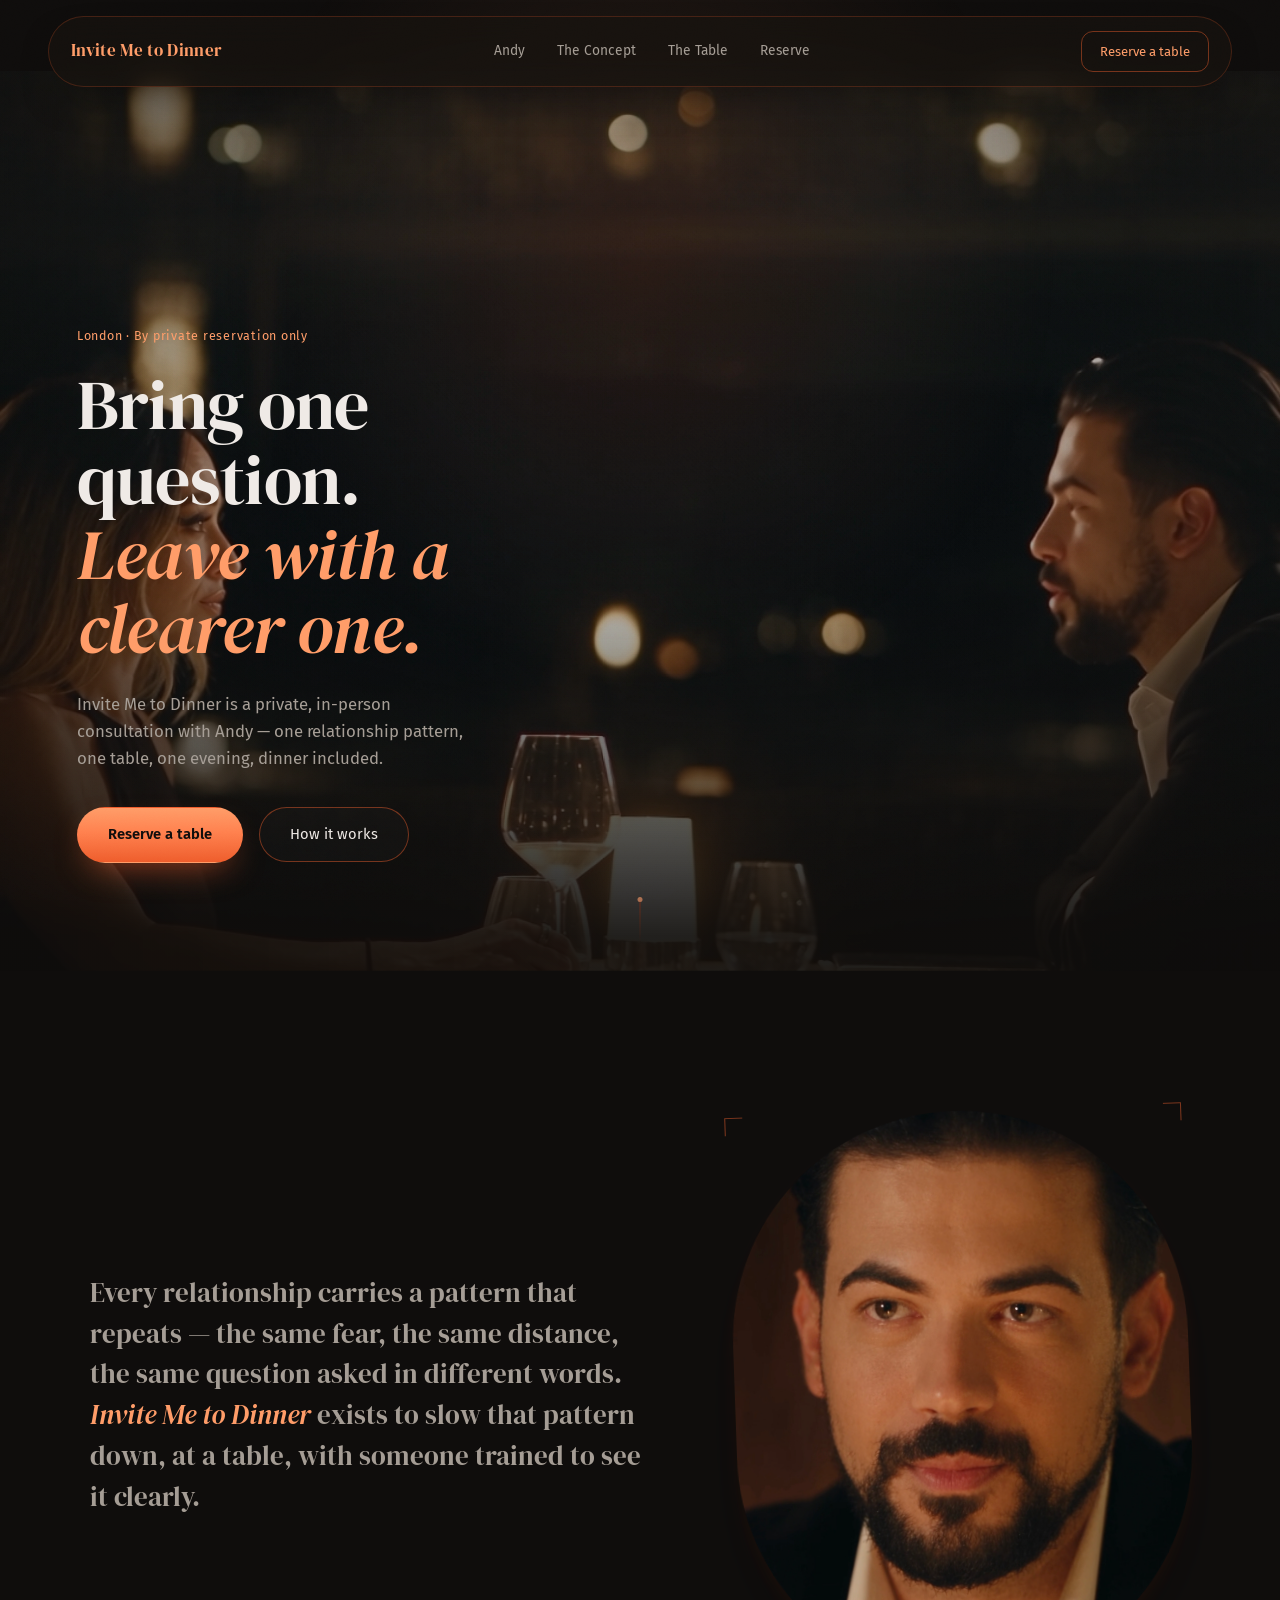
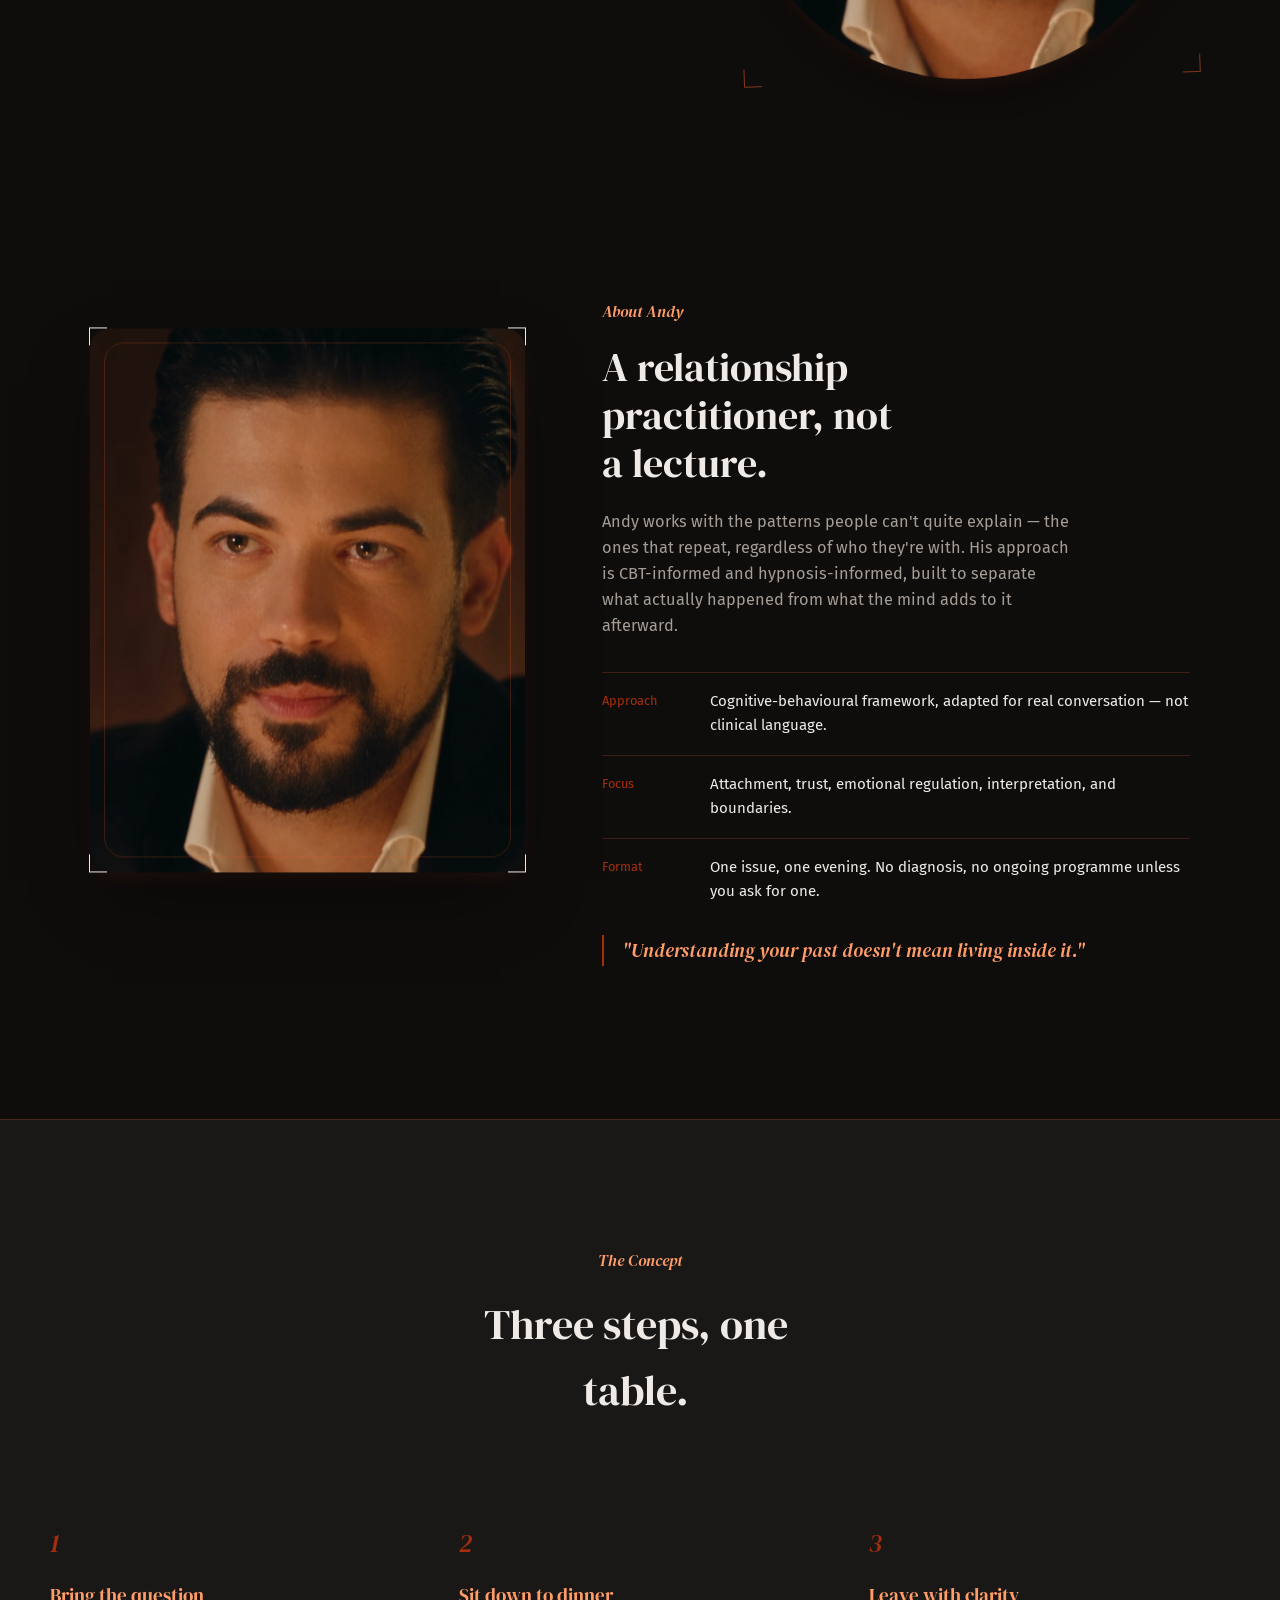
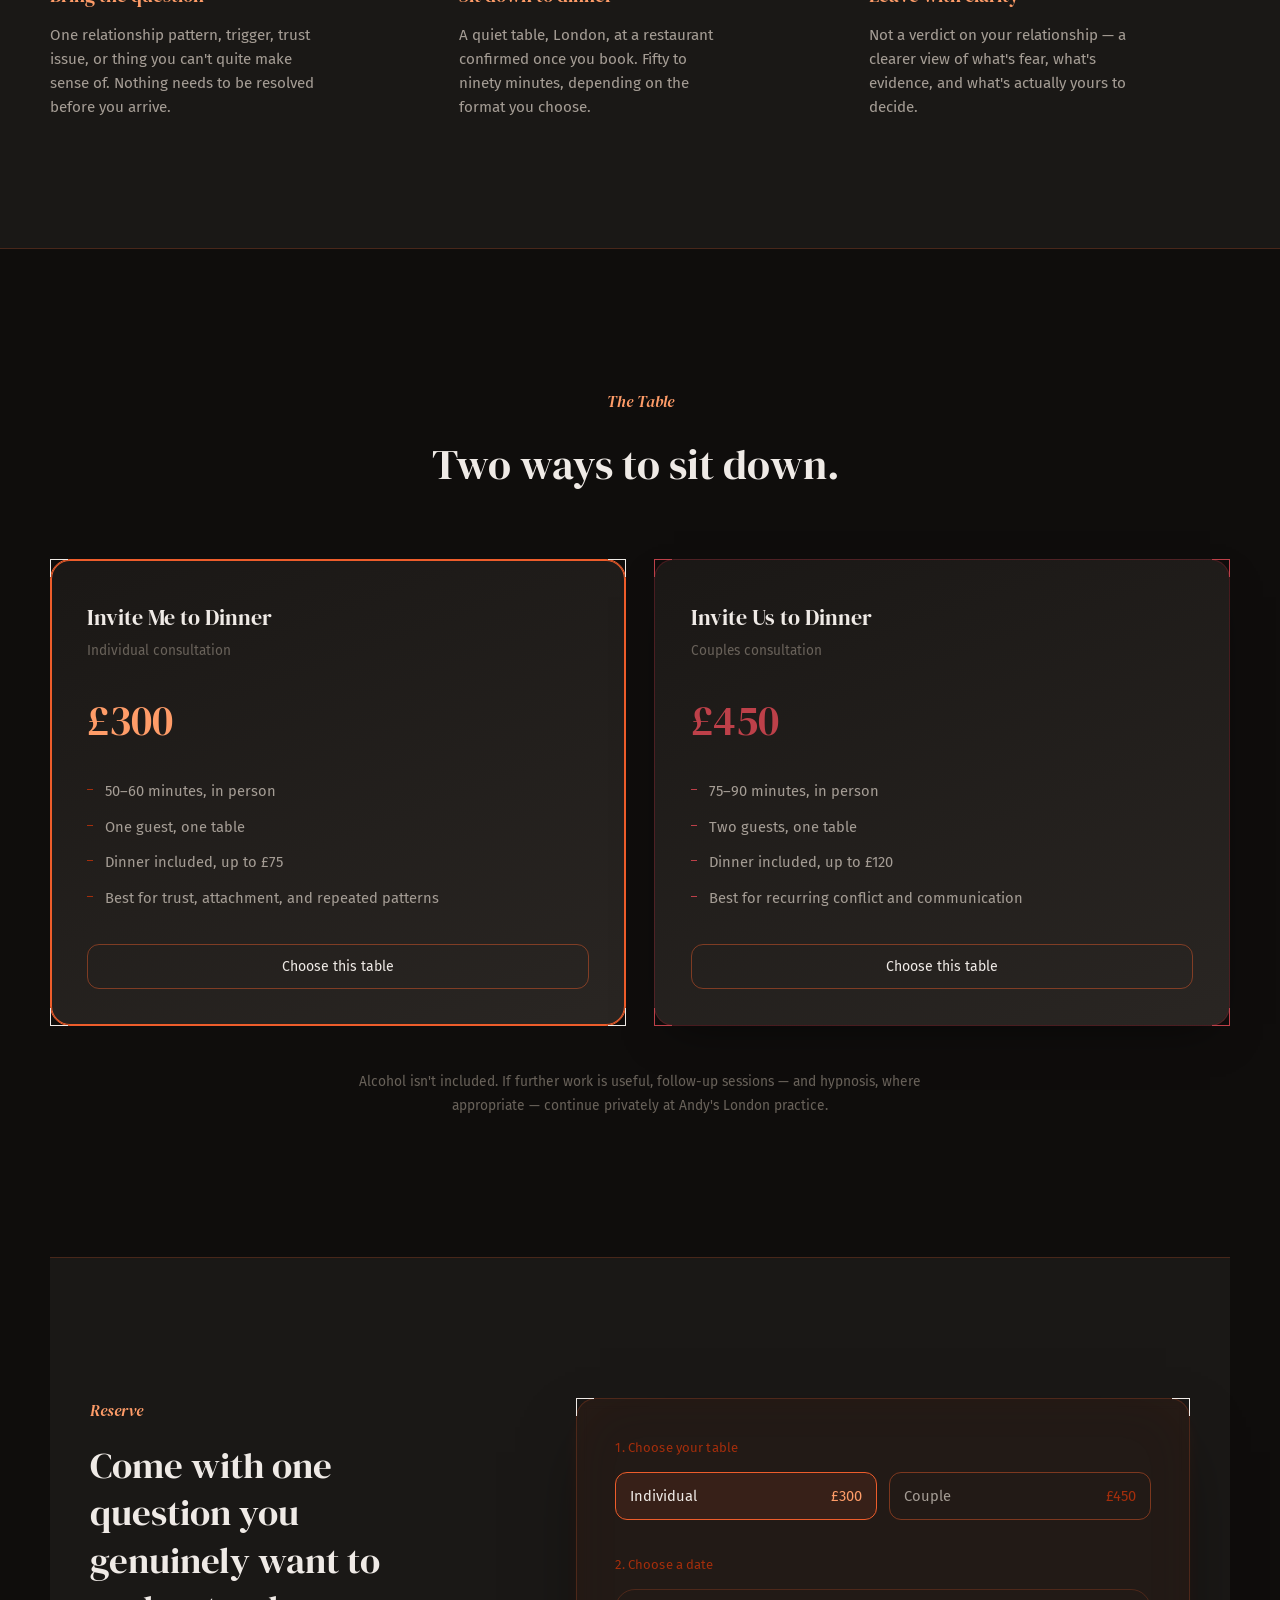
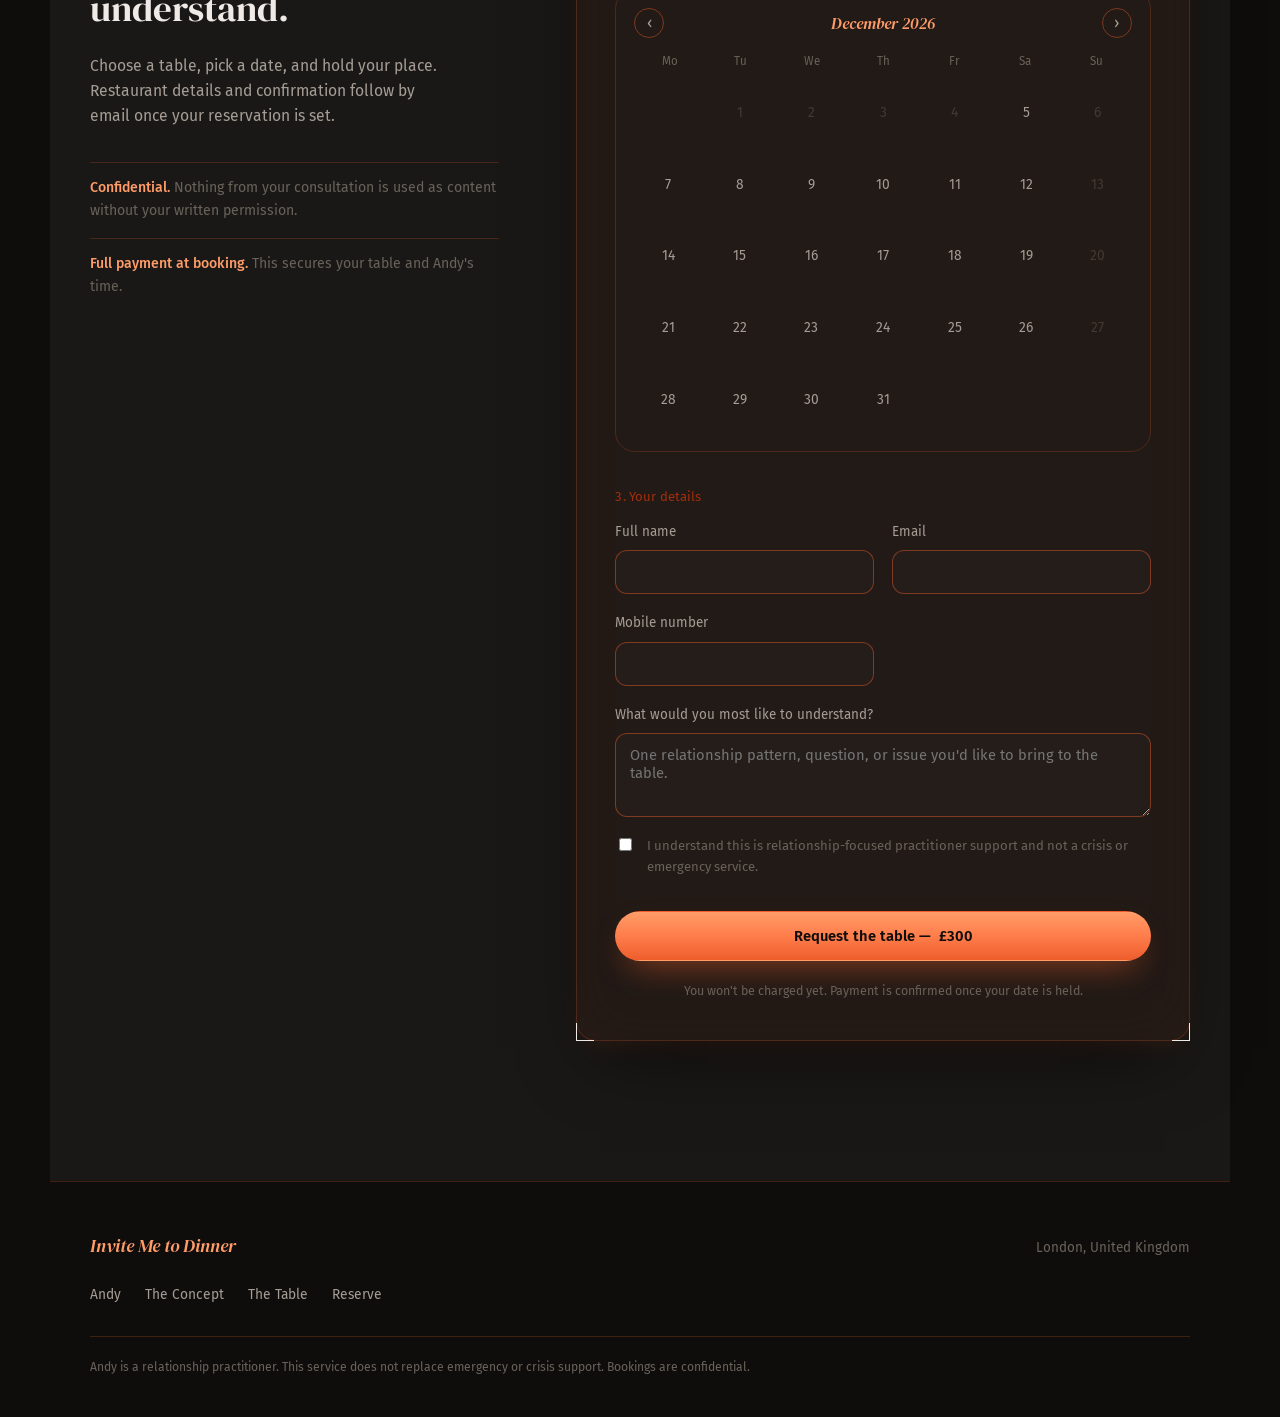
<file: index.html>
<!doctype html>
<html lang="en">
<head>
<meta charset="UTF-8" />
<meta name="viewport" content="width=device-width, initial-scale=1.0" />
<title>Invite Me to Dinner — A Private Consultation with Andy</title>
<meta name="description" content="A private relationship consultation, held over dinner. In person, in London." />
<link rel="preconnect" href="https://fonts.googleapis.com">
<link rel="preconnect" href="https://fonts.gstatic.com" crossorigin>
<link href="https://fonts.googleapis.com/css2?family=DM+Serif+Display:ital@0;1&family=Fira+Sans:wght@300;400;500&display=swap" rel="stylesheet">
<link rel="stylesheet" href="styles.css?v=3" />
</head>
<body>

<div class="grain"></div>
<div class="spotlight" id="spotlight" aria-hidden="true"></div>
<canvas class="ember-canvas" data-ember aria-hidden="true"></canvas>
<div class="motes" aria-hidden="true">
  <span></span><span></span><span></span><span></span><span></span><span></span>
</div>

<header class="nav">
  <a class="nav__mark" href="#top">Invite Me to Dinner</a>
  <nav class="nav__links">
    <a href="#andy">Andy</a>
    <a href="#concept">The Concept</a>
    <a href="#offerings">The Table</a>
    <a href="#book">Reserve</a>
  </nav>
  <a class="nav__cta" href="#book">Reserve a table</a>
</header>

<main id="top">

  <!-- HERO — full-bleed photo with scroll parallax -->
  <section class="hero" id="hero">
    <div class="hero__media" id="heroMedia">
      <img src="images/hero-dinner.jpg" alt="Andy and a guest across a candlelit dinner table at night" />
    </div>
    <div class="hero__vignette"></div>
    <div class="hero__content">
      <p class="hero__kicker">London · By private reservation only</p>
      <h1 class="hero__title">
        Bring one question.<br>
        <em>Leave with a clearer one.</em>
      </h1>
      <p class="hero__sub">
        Invite Me to Dinner is a private, in-person consultation with Andy —
        one relationship pattern, one table, one evening, dinner included.
      </p>
      <div class="hero__actions">
        <a href="#book" class="btn btn--gold">Reserve a table</a>
        <a href="#concept" class="btn btn--ghost">How it works</a>
      </div>
    </div>
    <div class="hero__scroll" aria-hidden="true"><span></span></div>
  </section>

  <!-- INTRO STRIP -->
  <section class="intro">
    <div class="intro__text">
      <p>
        Every relationship carries a pattern that repeats — the same fear, the same distance,
        the same question asked in different words. <span class="intro__accent">Invite Me to Dinner</span>
        exists to slow that pattern down, at a table, with someone trained to see it clearly.
      </p>
    </div>
    <div class="intro__photo" id="introPhoto">
      <img src="images/andy-portrait.jpg" alt="Andy, portrait" />
      <span class="corner corner--tl"></span><span class="corner corner--tr"></span>
      <span class="corner corner--bl"></span><span class="corner corner--br"></span>
    </div>
  </section>

  <!-- ABOUT ANDY -->
  <section class="andy" id="andy">
    <div class="andy__portrait" id="andyPortrait">
      <img src="images/andy-portrait.jpg" alt="Portrait of Andy" />
      <div class="andy__portrait-frame"></div>
      <span class="corner corner--tl"></span><span class="corner corner--tr"></span>
      <span class="corner corner--bl"></span><span class="corner corner--br"></span>
    </div>
    <div class="andy__content" data-reveal>
      <p class="eyebrow">About Andy</p>
      <h2 data-reveal-words>A relationship practitioner, not a lecture.</h2>
      <p class="andy__lede">
        Andy works with the patterns people can't quite explain — the ones that repeat,
        regardless of who they're with. His approach is CBT-informed and
        hypnosis-informed, built to separate what actually happened from what
        the mind adds to it afterward.
      </p>
      <ul class="andy__points">
        <li>
          <span class="andy__points-label">Approach</span>
          <span>Cognitive-behavioural framework, adapted for real conversation — not clinical language.</span>
        </li>
        <li>
          <span class="andy__points-label">Focus</span>
          <span>Attachment, trust, emotional regulation, interpretation, and boundaries.</span>
        </li>
        <li>
          <span class="andy__points-label">Format</span>
          <span>One issue, one evening. No diagnosis, no ongoing programme unless you ask for one.</span>
        </li>
      </ul>
      <p class="andy__quote">"Understanding your past doesn't mean living inside it."</p>
    </div>
  </section>

  <!-- CONCEPT -->
  <section class="concept" id="concept">
    <p class="eyebrow eyebrow--center" data-reveal>The Concept</p>
    <h2 class="concept__title" data-reveal-words>Three steps, one table.</h2>

    <div class="concept__steps">
      <div class="step" data-reveal data-reveal-delay="0">
        <span class="step__num">1</span>
        <h3>Bring the question</h3>
        <p>One relationship pattern, trigger, trust issue, or thing you can't quite make sense of. Nothing needs to be resolved before you arrive.</p>
      </div>
      <div class="step" data-reveal data-reveal-delay="0.12">
        <span class="step__num">2</span>
        <h3>Sit down to dinner</h3>
        <p>A quiet table, London, at a restaurant confirmed once you book. Fifty to ninety minutes, depending on the format you choose.</p>
      </div>
      <div class="step" data-reveal data-reveal-delay="0.24">
        <span class="step__num">3</span>
        <h3>Leave with clarity</h3>
        <p>Not a verdict on your relationship — a clearer view of what's fear, what's evidence, and what's actually yours to decide.</p>
      </div>
    </div>
  </section>

  <!-- OFFERINGS -->
  <section class="offerings" id="offerings">
    <p class="eyebrow eyebrow--center" data-reveal>The Table</p>
    <h2 class="offerings__title" data-reveal-words>Two ways to sit down.</h2>

    <div class="offer-grid">
      <article class="offer offer--individual" data-offer="individual" data-reveal>
        <span class="corner corner--tl"></span><span class="corner corner--tr"></span>
        <span class="corner corner--bl"></span><span class="corner corner--br"></span>
        <div class="offer__head">
          <h3>Invite Me to Dinner</h3>
          <p class="offer__sub">Individual consultation</p>
        </div>
        <p class="offer__price">£300</p>
        <ul class="offer__list">
          <li>50–60 minutes, in person</li>
          <li>One guest, one table</li>
          <li>Dinner included, up to £75</li>
          <li>Best for trust, attachment, and repeated patterns</li>
        </ul>
        <button class="offer__btn" data-select="individual">Choose this table</button>
      </article>

      <article class="offer offer--couple" data-offer="couple" data-reveal data-reveal-delay="0.12">
        <span class="corner corner--tl"></span><span class="corner corner--tr"></span>
        <span class="corner corner--bl"></span><span class="corner corner--br"></span>
        <div class="offer__head">
          <h3>Invite Us to Dinner</h3>
          <p class="offer__sub">Couples consultation</p>
        </div>
        <p class="offer__price">£450</p>
        <ul class="offer__list">
          <li>75–90 minutes, in person</li>
          <li>Two guests, one table</li>
          <li>Dinner included, up to £120</li>
          <li>Best for recurring conflict and communication</li>
        </ul>
        <button class="offer__btn" data-select="couple">Choose this table</button>
      </article>
    </div>

    <p class="offer__note">
      Alcohol isn't included. If further work is useful, follow-up sessions —
      and hypnosis, where appropriate — continue privately at Andy's London practice.
    </p>
  </section>

  <!-- BOOKING -->
  <section class="book" id="book">
    <div class="book__intro" data-reveal>
      <p class="eyebrow">Reserve</p>
      <h2>Come with one question you genuinely want to understand.</h2>
      <p class="book__sub">
        Choose a table, pick a date, and hold your place. Restaurant details and
        confirmation follow by email once your reservation is set.
      </p>
      <div class="book__policy">
        <p><strong>Confidential.</strong> Nothing from your consultation is used as content without your written permission.</p>
        <p><strong>Full payment at booking.</strong> This secures your table and Andy's time.</p>
      </div>
    </div>

    <form class="book__panel" id="bookingForm" novalidate>
      <span class="corner corner--tl"></span><span class="corner corner--tr"></span>
      <span class="corner corner--bl"></span><span class="corner corner--br"></span>

      <div class="panel-row">
        <p class="panel-label">1. Choose your table</p>
        <div class="pill-select" role="radiogroup" aria-label="Choose consultation type">
          <button type="button" class="pill" data-value="individual" aria-pressed="true">
            Individual <span>£300</span>
          </button>
          <button type="button" class="pill" data-value="couple" aria-pressed="false">
            Couple <span>£450</span>
          </button>
        </div>
      </div>

      <div class="panel-row">
        <p class="panel-label">2. Choose a date</p>
        <div class="calendar" id="calendar">
          <div class="calendar__header">
            <button type="button" class="calendar__nav" id="prevMonth" aria-label="Previous month">‹</button>
            <span class="calendar__month" id="calendarMonth"></span>
            <button type="button" class="calendar__nav" id="nextMonth" aria-label="Next month">›</button>
          </div>
          <div class="calendar__weekdays">
            <span>Mo</span><span>Tu</span><span>We</span><span>Th</span><span>Fr</span><span>Sa</span><span>Su</span>
          </div>
          <div class="calendar__grid" id="calendarGrid"></div>
        </div>

        <div class="time-select" id="timeSelect" hidden>
          <p class="panel-label panel-label--sm">Evening arrival time</p>
          <div class="time-pills" id="timePills"></div>
        </div>
      </div>

      <div class="panel-row">
        <p class="panel-label">3. Your details</p>
        <div class="field-grid">
          <label class="field">
            <span>Full name</span>
            <input type="text" name="name" required autocomplete="name" />
          </label>
          <label class="field">
            <span>Email</span>
            <input type="email" name="email" required autocomplete="email" />
          </label>
          <label class="field">
            <span>Mobile number</span>
            <input type="tel" name="phone" required autocomplete="tel" />
          </label>
          <label class="field field--full">
            <span>What would you most like to understand?</span>
            <textarea name="message" rows="3" placeholder="One relationship pattern, question, or issue you'd like to bring to the table."></textarea>
          </label>
        </div>
        <label class="checkbox">
          <input type="checkbox" required />
          <span>I understand this is relationship-focused practitioner support and not a crisis or emergency service.</span>
        </label>
      </div>

      <input type="hidden" name="offer" id="offerField" value="individual" />
      <input type="hidden" name="date" id="dateField" value="" />
      <input type="hidden" name="time" id="timeField" value="" />

      <button type="submit" class="btn btn--gold btn--full" id="submitBtn">
        Request the table — <span id="summaryPrice">£300</span>
      </button>
      <p class="book__disclaimer">You won't be charged yet. Payment is confirmed once your date is held.</p>
    </form>
  </section>

</main>

<div class="confirm" id="confirmOverlay" hidden>
  <div class="confirm__card">
    <p class="confirm__eyebrow">Your table is requested</p>
    <h3>Thank you, <span id="confirmName">friend</span>.</h3>
    <p>
      You've requested the <strong id="confirmOffer">Individual</strong> table on
      <strong id="confirmDate">—</strong> at <strong id="confirmTime">—</strong>.
      Restaurant details, timing, and next steps will follow by email.
    </p>
    <button type="button" class="btn btn--ghost" id="confirmClose">Close</button>
  </div>
</div>

<footer class="footer">
  <div class="footer__top">
    <p class="footer__mark">Invite Me to Dinner</p>
    <p class="footer__loc">London, United Kingdom</p>
  </div>
  <div class="footer__links">
    <a href="#andy">Andy</a>
    <a href="#concept">The Concept</a>
    <a href="#offerings">The Table</a>
    <a href="#book">Reserve</a>
  </div>
  <p class="footer__fine">
    Andy is a relationship practitioner. This service does not replace emergency
    or crisis support. Bookings are confidential.
  </p>
</footer>

<script src="script.js"></script>
<script src="ember-canvas.js"></script>
<script src="reveal.js"></script>
</body>
</html>
</file>
<file: styles.css>
/* ===========================================================
   INVITE ME TO DINNER — Design tokens
   =========================================================== */
:root{
  --void:        oklch(0.16 0.004 60);
  --panel:       oklch(0.21 0.006 60);
  --panel-2:     oklch(0.27 0.008 60);
  --gold:        oklch(0.66 0.19 38);
  --gold-soft:   oklch(0.80 0.15 45);
  --gold-dim:    oklch(0.48 0.16 35);
  --wine:        oklch(0.42 0.14 20);
  --wine-soft:   oklch(0.55 0.16 20);
  --cream:       oklch(0.94 0.008 70);
  --cream-dim:   oklch(0.70 0.015 70);
  --cream-faint: oklch(0.50 0.015 70);
  --line:        color-mix(in oklab, var(--gold) 22%, transparent);
  --line-strong: color-mix(in oklab, var(--gold) 45%, transparent);

  --serif: "DM Serif Display", "Iowan Old Style", "Palatino Linotype", serif;
  --sans:  "Fira Sans", -apple-system, BlinkMacSystemFont, "Segoe UI", sans-serif;

  --container: 1180px;
  --radius-sm: 12px;
  --radius-md: 20px;
  --radius-lg: 999px;
  --ease: cubic-bezier(.22,1,.36,1);
  --shadow-float: 0 30px 70px -24px rgba(0,0,0,0.65), 0 10px 26px -12px color-mix(in oklab, var(--gold) 22%, transparent);
  --shadow-soft: 0 18px 44px -20px rgba(0,0,0,0.55);
  --glow-gold: 0 0 18px color-mix(in oklab, var(--gold) 50%, transparent), 0 0 44px color-mix(in oklab, var(--gold) 18%, transparent);
}

*{ box-sizing: border-box; }
html{ scroll-behavior: smooth; }
body{
  margin:0;
  background: var(--void);
  color: var(--cream);
  font-family: var(--sans);
  font-size: 16px;
  line-height: 1.6;
  -webkit-font-smoothing: antialiased;
  overflow-x: hidden;
}
img{ max-width:100%; display:block; }
a{ color: inherit; text-decoration: none; }
h1,h2,h3{ font-family: var(--serif); font-weight: 400; margin: 0; color: var(--cream); }
p{ margin: 0; }
ul{ margin:0; padding:0; list-style:none; }
button{ font-family: inherit; cursor:pointer; }

@media (prefers-reduced-motion: reduce){
  *{ animation-duration: 0.001ms !important; animation-iteration-count: 1 !important; transition-duration: 0.001ms !important; scroll-behavior: auto !important; }
}

:focus-visible{
  outline: 1.5px solid var(--gold-soft);
  outline-offset: 3px;
}

/* ===========================================================
   Ambient texture — grain, cursor-reactive spotlight, drifting motes
   =========================================================== */
.grain{
  position: fixed; inset:0; pointer-events:none; z-index: 500;
  opacity: 0.035; mix-blend-mode: overlay;
  background-image: url("data:image/svg+xml,%3Csvg xmlns='http://www.w3.org/2000/svg' width='120' height='120'%3E%3Cfilter id='n'%3E%3CfeTurbulence type='fractalNoise' baseFrequency='0.9' numOctaves='2' stitchTiles='stitch'/%3E%3C/filter%3E%3Crect width='100%25' height='100%25' filter='url(%23n)'/%3E%3C/svg%3E");
}

/* A soft neon glow that follows the cursor — the "alive" light of the page */
.spotlight{
  position: fixed; inset:0; pointer-events:none; z-index: 1;
  background: radial-gradient(600px circle at var(--sx, 50%) var(--sy, 30%),
    color-mix(in oklab, var(--gold) 12%, transparent),
    color-mix(in oklab, var(--gold-soft) 5%, transparent) 40%, transparent 70%);
  transition: background-position .1s linear;
}

.motes{ position: fixed; inset:0; pointer-events:none; z-index:0; overflow:hidden; }
.motes span{
  position:absolute; border-radius:50%;
  filter: blur(1px);
  animation: drift 30s linear infinite;
  opacity: 0.55;
}
.motes span:nth-child(odd){
  background: radial-gradient(circle at 35% 35%, color-mix(in oklab, var(--gold) 70%, transparent), transparent 70%);
  box-shadow: 0 0 12px color-mix(in oklab, var(--gold) 50%, transparent);
}
.motes span:nth-child(even){
  background: radial-gradient(circle at 35% 35%, color-mix(in oklab, var(--wine) 60%, transparent), transparent 70%);
  box-shadow: 0 0 12px color-mix(in oklab, var(--wine) 40%, transparent);
}
.motes span:nth-child(1){ width:6px;  height:6px;  left:8%;  top:70%; animation-duration: 26s; }
.motes span:nth-child(2){ width:4px;  height:4px;  left:22%; top:20%; animation-duration: 19s; animation-delay:-6s; }
.motes span:nth-child(3){ width:8px;  height:8px;  left:78%; top:12%; animation-duration: 32s; animation-delay:-14s; }
.motes span:nth-child(4){ width:5px;  height:5px;  left:88%; top:60%; animation-duration: 23s; animation-delay:-3s; }
.motes span:nth-child(5){ width:3px;  height:3px;  left:50%; top:85%; animation-duration: 17s; animation-delay:-9s; }
.motes span:nth-child(6){ width:7px;  height:7px;  left:60%; top:45%; animation-duration: 28s; animation-delay:-20s; }

/* Ember/smoke canvas layer — sits behind content, above the void */
.ember-canvas{
  position: fixed; inset:0; z-index:0; pointer-events:none;
  width:100%; height:100%;
}

/* Scroll-reveal utility — fade + rise + blur-in, once, on view */
[data-reveal]{
  opacity:0; transform: translateY(var(--reveal-y, 28px)); filter: blur(6px);
}
[data-reveal].is-revealed{
  opacity:1; transform: translateY(0); filter: blur(0px);
}
@keyframes drift{
  0%{   transform: translate3d(0,0,0) scale(1); }
  50%{  transform: translate3d(24px,-60px,0) scale(1.15); }
  100%{ transform: translate3d(0,0,0) scale(1); }
}

/* HUD corner brackets — reusable structural accent for cyber panels.
   Base .corner is unscoped so it works inside any positioned parent. */
.corner{ position:absolute; width:18px; height:18px; border-color: var(--gold-dim); pointer-events:none; }
.corner--tl{ top:-1px; left:-1px; border-top:1px solid; border-left:1px solid; }
.corner--tr{ top:-1px; right:-1px; border-top:1px solid; border-right:1px solid; }
.corner--bl{ bottom:-1px; left:-1px; border-bottom:1px solid; border-left:1px solid; }
.corner--br{ bottom:-1px; right:-1px; border-bottom:1px solid; border-right:1px solid; }

/* ===========================================================
   Nav
   =========================================================== */
.nav{
  position: sticky; top: 16px; z-index: 100;
  display:flex; align-items:center; justify-content:space-between;
  padding: 14px 22px;
  margin: 0 clamp(16px, 4vw, 48px);
  background: rgba(23,19,14,0.72);
  backdrop-filter: blur(16px);
  border: 1px solid var(--line);
  border-radius: var(--radius-lg);
  box-shadow: var(--shadow-soft);
}
.nav__mark{ font-family: var(--serif); font-size: 1.05rem; letter-spacing: 0.02em; color: var(--gold-soft); }
.nav__links{ display:flex; gap: 32px; }
.nav__links a{ font-size: 0.86rem; color: var(--cream-dim); transition: color .25s var(--ease); }
.nav__links a:hover{ color: var(--gold-soft); }
.nav__cta{
  font-size: 0.82rem; padding: 9px 18px; border: 1px solid var(--line-strong);
  border-radius: var(--radius-sm); color: var(--gold-soft);
  transition: border-color .25s var(--ease), background .25s var(--ease);
}
.nav__cta:hover{ background: color-mix(in oklab, var(--gold) 10%, transparent); border-color: var(--gold); }
@media (max-width: 760px){ .nav__links{ display:none; } }

/* ===========================================================
   Hero
   =========================================================== */
.hero{
  position: relative; min-height: 100svh;
  display:flex; align-items:flex-end;
  overflow:hidden;
}

.hero__media{
  position:absolute; inset:0; z-index:0;
  transform-origin: center bottom;
  will-change: transform;
}
.hero__media img{
  width:100%; height:100%; object-fit: cover; object-position: 50% 22%;
}

.hero__vignette{
  position:absolute; inset:0; z-index:0;
  background:
    linear-gradient(0deg, color-mix(in oklab, var(--void) 92%, transparent) 4%, color-mix(in oklab, var(--void) 25%, transparent) 46%, color-mix(in oklab, var(--void) 15%, transparent) 65%, color-mix(in oklab, var(--void) 45%, transparent) 100%),
    linear-gradient(90deg, color-mix(in oklab, var(--void) 40%, transparent) 0%, transparent 40%, transparent 60%, color-mix(in oklab, var(--void) 30%, transparent) 100%);
  pointer-events:none;
}

.hero__content{
  position:relative; z-index:1;
  padding: 0 clamp(20px, 6vw, 80px) clamp(56px, 9vw, 108px);
  max-width: 680px;
  will-change: opacity;
}
.hero__kicker{
  font-size: 0.78rem; letter-spacing: 0.06em; color: var(--gold-soft);
  margin-bottom: 22px; opacity:0; transform: translateY(10px);
  animation: rise .9s var(--ease) forwards;
  animation-delay: .1s;
}
.hero__title{
  font-size: clamp(2.4rem, 5.6vw, 4.4rem);
  line-height: 1.06; font-weight: 400; letter-spacing: -0.01em;
  margin-bottom: 24px;
  opacity:0; transform: translateY(16px);
  animation: rise 1s var(--ease) forwards;
  animation-delay: .22s;
}
.hero__title em{ font-style: italic; color: var(--gold-soft); }
.hero__sub{
  font-size: 1.05rem; color: var(--cream-dim); max-width: 46ch; margin-bottom: 36px;
  opacity:0; transform: translateY(14px);
  animation: rise 1s var(--ease) forwards;
  animation-delay: .34s;
}
.hero__actions{
  display:flex; gap: 16px; flex-wrap:wrap;
  opacity:0; transform: translateY(14px);
  animation: rise 1s var(--ease) forwards;
  animation-delay: .46s;
}
@keyframes rise{ to{ opacity:1; transform: translateY(0); } }

.hero__scroll{
  position:absolute; left: 50%; bottom: 28px; transform: translateX(-50%);
  z-index:1; width: 1px; height: 46px; background: linear-gradient(var(--gold-dim), transparent);
  opacity: .6;
}
.hero__scroll span{
  position:absolute; left:-2px; top:0; width:5px; height:5px; border-radius:50%;
  background: var(--gold-soft);
  animation: scrolldot 2.2s ease-in-out infinite;
}
@keyframes scrolldot{ 0%{ top:0; opacity:1;} 90%{ opacity:0; } 100%{ top:40px; opacity:0; } }

/* Buttons — softer, floating, Figma-style depth */
.btn{
  display:inline-flex; align-items:center; justify-content:center; gap:8px;
  padding: 15px 30px; font-size: 0.92rem; border-radius: var(--radius-lg);
  border: 1px solid transparent; transition: transform .3s var(--ease), background .3s var(--ease), border-color .3s var(--ease), box-shadow .3s var(--ease);
}
.btn--gold{
  background: linear-gradient(180deg, var(--gold-soft), var(--gold));
  color: var(--void); font-weight: 600;
  box-shadow: 0 14px 34px -14px color-mix(in oklab, var(--gold) 70%, transparent);
}
.btn--gold:hover{ transform: translateY(-2px); box-shadow: 0 18px 40px -12px color-mix(in oklab, var(--gold) 80%, transparent); }
.btn--ghost{ border-color: var(--line-strong); color: var(--cream); backdrop-filter: blur(6px); background: rgba(255,255,255,0.02); }
.btn--ghost:hover{ border-color: var(--gold); color: var(--gold-soft); transform: translateY(-2px); }
.btn--full{ width:100%; }

/* ===========================================================
   Intro strip — floating glass card holds the dinner photo
   =========================================================== */
.intro{
  max-width: var(--container); margin: 0 auto; padding: clamp(80px, 11vw, 140px) clamp(20px, 6vw, 40px);
  display:grid; grid-template-columns: 1fr 0.8fr; gap: clamp(40px, 6vw, 80px);
  align-items:center;
}
.intro p{
  font-family: var(--serif); font-size: clamp(1.3rem, 2.4vw, 1.7rem); line-height: 1.5;
  color: var(--cream-dim); font-weight: 300;
}
.intro__accent{ color: var(--gold-soft); font-style: italic; }
.intro__photo{
  position: relative; perspective: 1200px;
  transform: rotate(-2deg);
  transition: transform .4s var(--ease);
}
.intro__photo:hover{ transform: rotate(0deg) translateY(-6px); }
.intro__photo img{
  width:100%; aspect-ratio: 4/5; object-fit: cover; object-position: 50% 30%;
  border-radius: var(--radius-lg);
  box-shadow: var(--shadow-float);
  transform-style: preserve-3d;
  transition: transform .25s var(--ease);
  will-change: transform;
}
.intro__photo .corner{ border-color: color-mix(in oklab, var(--gold) 50%, transparent); }
@media (max-width: 860px){
  .intro{ grid-template-columns: 1fr; }
  .intro__photo{ order:-1; max-width: 320px; margin: 0 auto; }
}

/* ===========================================================
   About Andy
   =========================================================== */
.andy{
  position: relative; z-index: 1;
  max-width: var(--container); margin: 0 auto;
  padding: clamp(40px, 8vw, 80px) clamp(20px, 6vw, 40px) clamp(100px, 12vw, 160px);
  display:grid; grid-template-columns: 0.85fr 1.15fr; gap: clamp(40px, 6vw, 90px);
  align-items:center;
}
.andy__portrait{
  position: relative; perspective: 1200px;
}
.andy__portrait img{
  width:100%; aspect-ratio: 4/5; object-fit: cover; object-position: 50% 18%;
  border-radius: var(--radius-md);
  box-shadow: var(--shadow-float);
  transform-style: preserve-3d;
  transition: transform .25s var(--ease);
  will-change: transform;
}
.andy__portrait-frame{
  position:absolute; inset: 14px; border: 1px solid var(--line);
  border-radius: var(--radius-md); pointer-events:none;
}
.eyebrow{
  font-family: var(--serif); font-style: italic; font-size: 1rem; color: var(--gold-soft); margin-bottom: 18px;
}
.eyebrow--center{ text-align:center; }
.andy__content h2{ font-size: clamp(1.8rem, 3.2vw, 2.5rem); line-height:1.2; margin-bottom: 22px; max-width: 16ch; }
.andy__lede{ color: var(--cream-dim); font-size: 1.02rem; max-width: 52ch; margin-bottom: 32px; }
.andy__points{ display:flex; flex-direction:column; gap:18px; margin-bottom: 32px; }
.andy__points li{
  display:grid; grid-template-columns: 90px 1fr; gap: 18px;
  padding-top: 16px; border-top: 1px solid var(--line);
  font-size: 0.94rem; color: var(--cream);
}
.andy__points-label{ color: var(--gold-dim); font-size: 0.8rem; padding-top: 2px; }
.andy__quote{
  font-family: var(--serif); font-style: italic; font-size: 1.2rem;
  color: var(--gold-soft); border-left: 2px solid var(--gold-dim); padding-left: 18px;
}
@media (max-width: 860px){
  .andy{ grid-template-columns: 1fr; }
}

/* ===========================================================
   Concept
   =========================================================== */
.concept{
  background: var(--panel);
  border-top: 1px solid var(--line); border-bottom: 1px solid var(--line);
  padding: clamp(80px, 10vw, 130px) clamp(20px, 6vw, 40px);
}
.concept__title{
  text-align:center; font-size: clamp(1.8rem, 3.4vw, 2.6rem); max-width: 20ch; margin: 0 auto 70px;
}
.concept__steps{
  max-width: var(--container); margin: 0 auto;
  display:grid; grid-template-columns: repeat(3, 1fr); gap: 48px;
}
.step{ position:relative; padding-top: 28px; }
.step__num{
  display:inline-block; font-family: var(--serif); font-style: italic; font-size: 1.6rem;
  color: var(--gold-dim); margin-bottom: 16px;
}
.step h3{ font-size: 1.2rem; margin-bottom: 12px; color: var(--gold-soft); font-weight: 400; }
.step p{ color: var(--cream-dim); font-size: 0.95rem; max-width: 34ch; }
@media (max-width: 860px){ .concept__steps{ grid-template-columns: 1fr; gap: 40px; } }

/* ===========================================================
   Offerings
   =========================================================== */
.offerings{ padding: clamp(90px, 11vw, 140px) clamp(20px, 6vw, 40px); }
.offerings__title{ text-align:center; font-size: clamp(1.8rem, 3.4vw, 2.6rem); margin-bottom: 60px; }
.offer-grid{
  max-width: var(--container); margin: 0 auto;
  display:grid; grid-template-columns: 1fr 1fr; gap: 28px;
}
.offer{
  position:relative; padding: 40px 36px 36px;
  border: 1px solid var(--line); border-radius: var(--radius-md);
  background: linear-gradient(160deg, var(--panel), var(--panel-2));
  box-shadow: var(--shadow-soft);
  transition: transform .35s var(--ease), border-color .35s var(--ease), box-shadow .35s var(--ease);
  transform-style: preserve-3d;
}
.offer:hover{ border-color: var(--line-strong); box-shadow: 0 24px 60px -30px rgba(0,0,0,0.6); }
.offer--couple{ border-color: color-mix(in oklab, var(--wine) 40%, transparent); }
.offer--couple:hover{ border-color: var(--wine-soft); }
.offer__head h3{ font-size: 1.4rem; margin-bottom: 4px; }
.offer__sub{ color: var(--cream-faint); font-size: 0.85rem; margin-bottom: 26px; }
.offer__price{ font-family: var(--serif); font-size: 2.6rem; color: var(--gold-soft); margin-bottom: 26px; }
.offer--couple .offer__price{ color: var(--wine-soft); }
.offer__list{ display:flex; flex-direction:column; gap: 12px; margin-bottom: 34px; }
.offer__list li{
  font-size: 0.92rem; color: var(--cream-dim); padding-left: 18px; position:relative;
}
.offer__list li::before{
  content:""; position:absolute; left:0; top: 9px; width:6px; height:1px; background: var(--gold-dim);
}
.offer--couple .offer__list li::before{ background: var(--wine-soft); }
.offer__btn{
  width:100%; padding: 13px; background: transparent; border: 1px solid var(--line-strong);
  color: var(--cream); border-radius: var(--radius-sm); font-size: 0.88rem;
  transition: all .25s var(--ease);
}
.offer__btn:hover{ background: color-mix(in oklab, var(--gold) 10%, transparent); border-color: var(--gold); color: var(--gold-soft); }
.offer--couple .offer__btn:hover{ background: color-mix(in oklab, var(--wine) 15%, transparent); border-color: var(--wine-soft); color: var(--wine-soft); }
.offer.is-active{ border-color: var(--gold); box-shadow: 0 0 0 1px var(--gold) inset; }
.offer--couple.is-active{ border-color: var(--wine-soft); box-shadow: 0 0 0 1px var(--wine-soft) inset; }
.offer__note{
  max-width: 620px; margin: 44px auto 0; text-align:center; color: var(--cream-faint); font-size: 0.86rem; line-height:1.7;
}
@media (max-width: 760px){ .offer-grid{ grid-template-columns: 1fr; } }

/* ===========================================================
   Booking
   =========================================================== */
.book{
  background: var(--panel);
  border-top: 1px solid var(--line);
  padding: clamp(90px, 11vw, 140px) clamp(20px, 6vw, 40px);
  display:grid; grid-template-columns: 0.8fr 1.2fr; gap: clamp(40px, 6vw, 90px);
  max-width: var(--container); margin: 0 auto;
}
.book__intro h2{ font-size: clamp(1.7rem, 3vw, 2.3rem); line-height:1.3; margin: 4px 0 20px; max-width: 16ch; }
.book__sub{ color: var(--cream-dim); font-size: 0.98rem; max-width: 40ch; margin-bottom: 34px; }
.book__policy{ display:flex; flex-direction:column; gap: 16px; }
.book__policy p{ font-size: 0.88rem; color: var(--cream-faint); border-top: 1px solid var(--line); padding-top: 14px; }
.book__policy strong{ color: var(--gold-soft); font-weight: 500; }

.book__panel{
  position: relative;
  background: color-mix(in oklab, var(--gold) 3.5%, transparent);
  border: 1px solid var(--line); border-radius: var(--radius-md);
  padding: clamp(24px, 3vw, 40px);
  backdrop-filter: blur(6px);
  display:flex; flex-direction:column; gap: 34px;
  box-shadow: var(--shadow-float), inset 0 0 60px color-mix(in oklab, var(--gold) 4%, transparent);
}
.offer--couple .corner{ border-color: var(--wine-soft); }
.panel-label{ font-size: 0.82rem; color: var(--gold-dim); margin-bottom: 14px; letter-spacing: 0.01em; }
.panel-label--sm{ margin-top: 18px; }

.pill-select{ display:flex; gap: 12px; }
.pill{
  flex:1; padding: 14px; background: transparent; border: 1px solid var(--line-strong);
  border-radius: var(--radius-sm); color: var(--cream-dim); font-size: 0.92rem;
  display:flex; justify-content:space-between; transition: all .25s var(--ease);
}
.pill span{ color: var(--gold-dim); }
.pill[aria-pressed="true"]{
  border-color: var(--gold); color: var(--cream); background: color-mix(in oklab, var(--gold) 10%, transparent);
}
.pill[aria-pressed="true"] span{ color: var(--gold-soft); }

.calendar{ border: 1px solid var(--line); border-radius: var(--radius-md); padding: 18px; }
.calendar__header{ display:flex; align-items:center; justify-content:space-between; margin-bottom: 14px; }
.calendar__month{ font-family: var(--serif); font-style: italic; color: var(--gold-soft); }
.calendar__nav{
  width: 30px; height: 30px; background: transparent; border: 1px solid var(--line-strong);
  border-radius: 50%; color: var(--cream-dim); font-size: 1rem; line-height:1;
  transition: all .2s var(--ease);
}
.calendar__nav:hover{ border-color: var(--gold); color: var(--gold-soft); }
.calendar__weekdays{ display:grid; grid-template-columns: repeat(7,1fr); text-align:center; font-size: 0.72rem; color: var(--cream-faint); margin-bottom: 8px; }
.calendar__grid{ display:grid; grid-template-columns: repeat(7,1fr); gap: 4px; }
.day{
  aspect-ratio: 1; display:flex; align-items:center; justify-content:center;
  border-radius: 50%; font-size: 0.86rem; color: var(--cream-dim);
  background: transparent; border: 1px solid transparent; transition: all .2s var(--ease);
}
.day:not(.is-disabled):not(.is-empty):hover{ border-color: var(--line-strong); color: var(--cream); }
.day.is-empty{ visibility:hidden; }
.day.is-disabled{ color: rgba(126,118,105,0.35); cursor: default; }
.day.is-selected{ background: var(--gold); color: var(--void); font-weight: 600; }

.time-pills{ display:flex; flex-wrap:wrap; gap: 10px; }
.time-pill{
  padding: 9px 16px; border: 1px solid var(--line-strong); border-radius: 999px;
  font-size: 0.82rem; color: var(--cream-dim); background: transparent; transition: all .2s var(--ease);
}
.time-pill.is-selected{ background: var(--gold); border-color: var(--gold); color:var(--void); font-weight:600; }

.field-grid{ display:grid; grid-template-columns: 1fr 1fr; gap: 18px; margin-bottom: 18px; }
.field{ display:flex; flex-direction:column; gap: 8px; font-size: 0.84rem; color: var(--cream-dim); }
.field--full{ grid-column: 1 / -1; }
.field input, .field textarea{
  background: rgba(255,255,255,0.02); border: 1px solid var(--line-strong); border-radius: var(--radius-sm);
  padding: 12px 14px; color: var(--cream); font-family: inherit; font-size: 0.92rem;
  transition: border-color .2s var(--ease), background .2s var(--ease);
}
.field input:focus, .field textarea:focus{ outline:none; border-color: var(--gold); background: color-mix(in oklab, var(--gold) 5%, transparent); }
.field textarea{ resize: vertical; min-height: 84px; }
@media (max-width: 560px){ .field-grid{ grid-template-columns: 1fr; } }

.checkbox{ display:flex; gap: 12px; align-items:flex-start; font-size: 0.82rem; color: var(--cream-faint); }
.checkbox input{ margin-top: 3px; accent-color: var(--gold); }

.book__disclaimer{ text-align:center; font-size: 0.78rem; color: var(--cream-faint); margin-top: -14px; }

@media (max-width: 900px){
  .book{ grid-template-columns: 1fr; }
}

/* ===========================================================
   Confirmation overlay
   =========================================================== */
.confirm{
  position: fixed; inset:0; z-index: 1000;
  display:flex; align-items:center; justify-content:center;
  background: color-mix(in oklab, var(--void) 86%, transparent); backdrop-filter: blur(6px);
  padding: 20px;
}
.confirm[hidden]{ display: none; }
.confirm__card{
  max-width: 440px; width:100%;
  background: var(--panel-2); border: 1px solid var(--line-strong); border-radius: var(--radius-md);
  padding: 40px 34px; text-align:center;
  box-shadow: var(--shadow-float);
  animation: confirmIn .5s var(--ease) forwards;
}
@keyframes confirmIn{ from{ opacity:0; transform: translateY(16px) scale(.98);} to{ opacity:1; transform: translateY(0) scale(1);} }
.confirm__eyebrow{ font-family: var(--serif); font-style: italic; color: var(--gold-soft); margin-bottom: 10px; }
.confirm__card h3{ font-size: 1.5rem; margin-bottom: 16px; }
.confirm__card p{ color: var(--cream-dim); font-size: 0.94rem; margin-bottom: 28px; line-height:1.7; }
.confirm__card strong{ color: var(--cream); font-weight: 500; }

/* ===========================================================
   Footer
   =========================================================== */
.footer{
  border-top: 1px solid var(--line);
  padding: 50px clamp(20px, 6vw, 40px) 40px;
  max-width: var(--container); margin: 0 auto;
}
.footer__top{ display:flex; justify-content:space-between; align-items:baseline; margin-bottom: 24px; flex-wrap:wrap; gap:10px; }
.footer__mark{ font-family: var(--serif); font-style: italic; font-size: 1.1rem; color: var(--gold-soft); }
.footer__loc{ font-size: 0.84rem; color: var(--cream-faint); }
.footer__links{ display:flex; gap: 24px; margin-bottom: 30px; flex-wrap:wrap; }
.footer__links a{ font-size: 0.86rem; color: var(--cream-dim); transition: color .2s var(--ease); }
.footer__links a:hover{ color: var(--gold-soft); }
.footer__fine{ font-size: 0.76rem; color: var(--cream-faint); border-top: 1px solid var(--line); padding-top: 20px; line-height: 1.7; }
</file>
